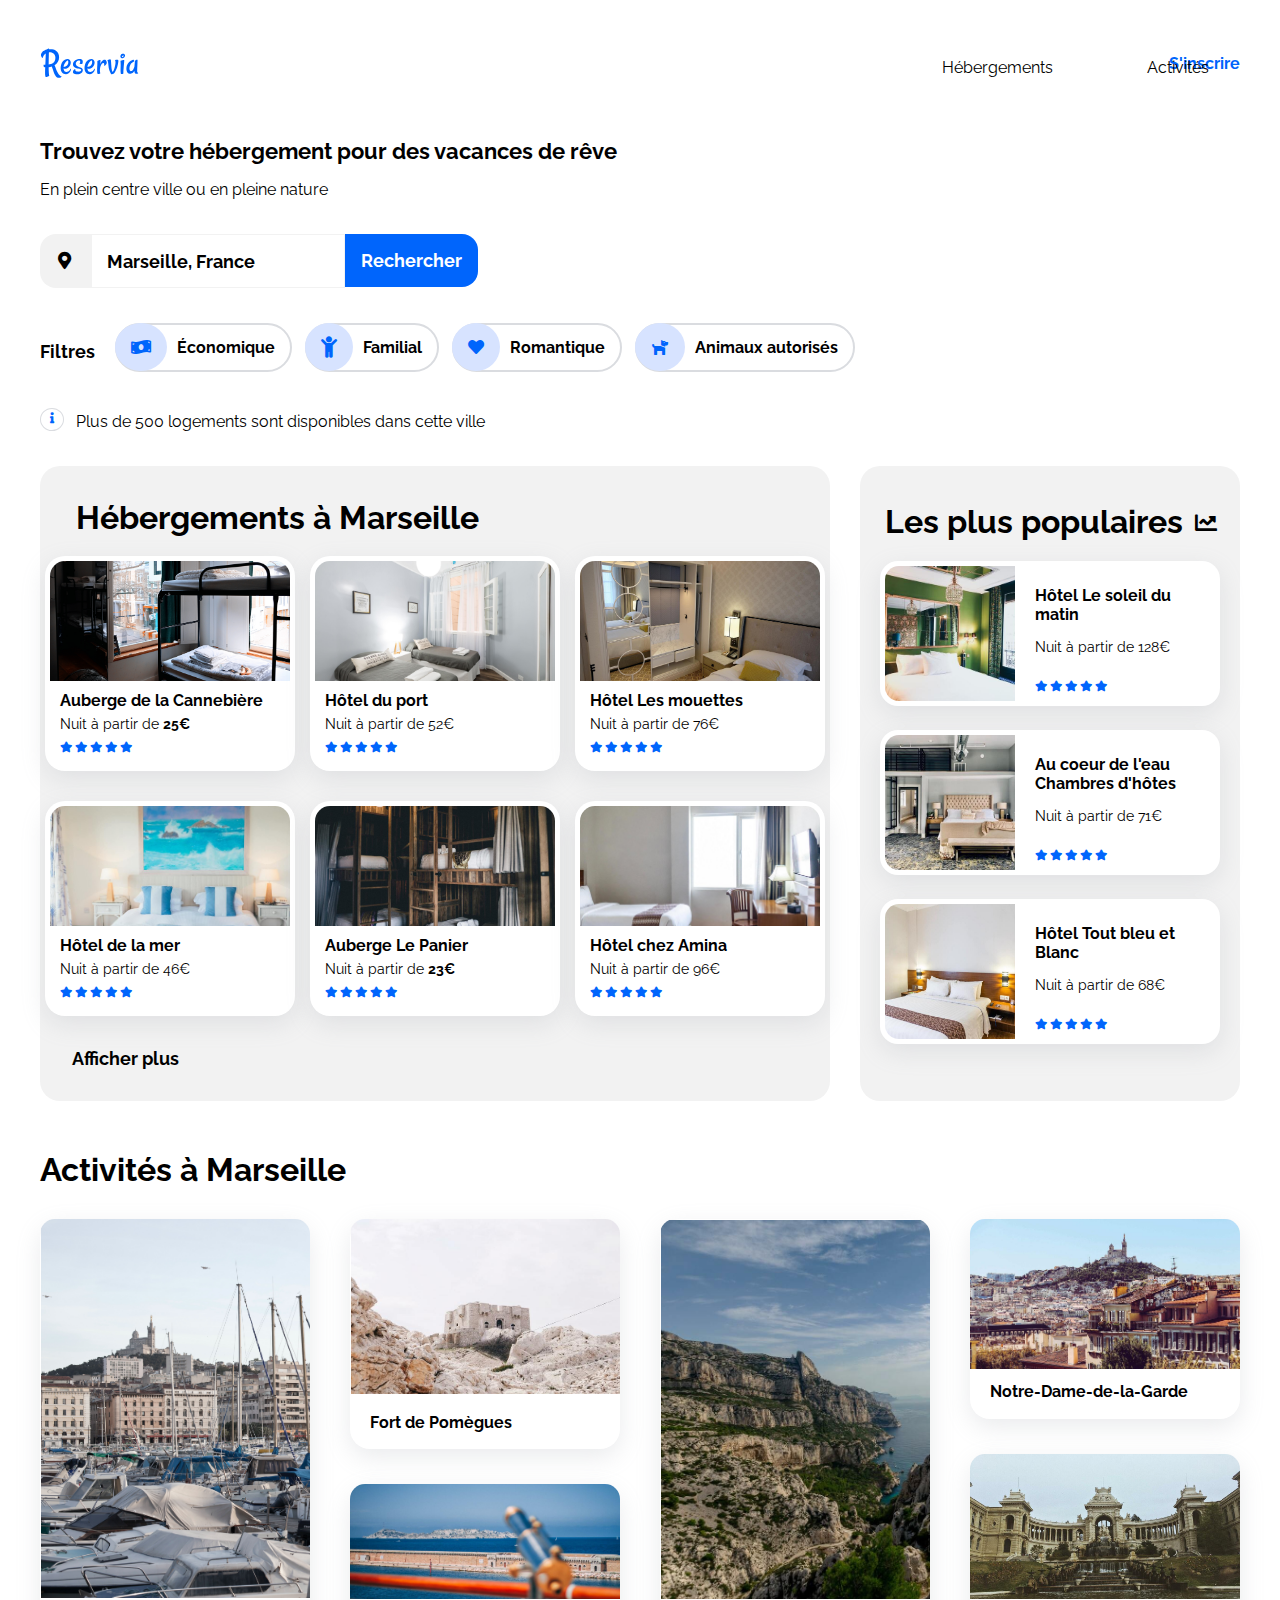
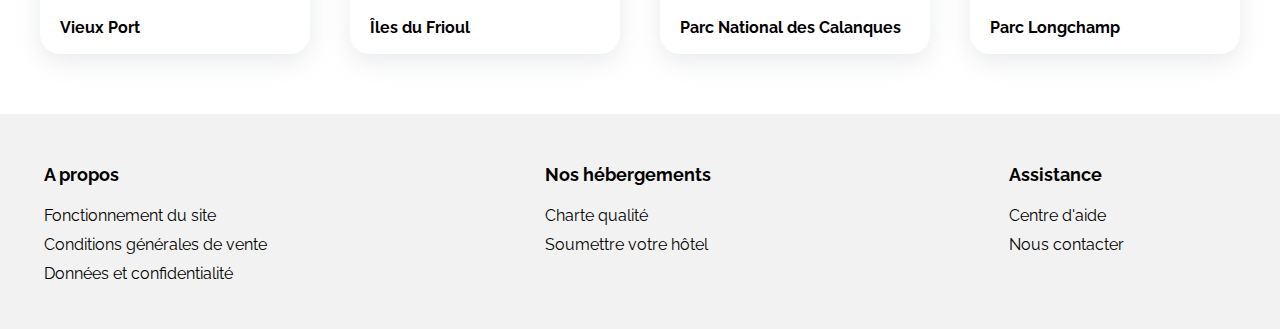
<file: index.html>
<!DOCTYPE html>
<html lang="fr">
    <head>
        <meta charset="UTF-8">
        <meta http-equiv="X-UA-Compatible" content="IE=edge">
        <meta name="viewport" content="width=device-width, initial-scale=1.0">
        <link type="text/css" rel="stylesheet" href="stylesheet.css">
        <link rel="preconnect" href="https://fonts.gstatic.com">
        <link href="https://fonts.googleapis.com/css2?family=Raleway:wght@100;300;400;500;600;700&display=swap" rel="stylesheet">
        <link rel="stylesheet" href="Ressources/font-awesome-4.7.0/css/font-awesome.min.css">
        <link href="Ressources/fontawesome-free-5.15.3-web/css/all.css" rel="stylesheet">
        <title>Reservia</title>
    </head>

    <body>
        <header class="header">
            <div class="header__logo">
                <img src="Ressources/images/logo/Reservia.svg" alt="logo Reservia">
                <a href="#">S'inscrire</a>
            </div>

            <nav class="header__nav">
                <ul>
                    <li><a href="#hebergements">Hébergements</a></li>
                    <li><a href="#activites">Activités</a></li>
                </ul>
            </nav>
        </header>

        <main>
            <section class="search">
                <h1 class="search__title">Trouvez votre hébergement pour des vacances de rêve</h1>
                <p class="search__subtitle">En plein centre ville ou en pleine nature</p>

                <div class="search__form">
                    <i class="fas fa-map-marker-alt"></i>
                    <input class="search__input" type="text" value="Marseille, France">
                    <div class="button">
                        <div class= "button__text">Rechercher</div>
                        <i class="fas fa-search"></i>
                    </div>
                </div>

                <div class="search__filters">
                    <p>Filtres</p>
                    <div class="search__filtercards">
                        <div class="search__filtercards__item">
                            <i class="fas fa-money-bill-wave"></i> Économique</div>
                        <div class="search__filtercards__item">
                            <i class="fas fa-child fa-lg"></i> Familial</div>
                        <div class="search__filtercards__item">
                            <i class="fas fa-heart"></i> Romantique</div>
                        <div class="search__filtercards__item">
                            <i class="fas fa-dog"></i> Animaux autorisés</div>
                    </div>
                </div>

                <div class="search__information">
                    <i class="fas fa-info fa-xs"></i>
                    <p>Plus de 500 logements sont disponibles dans cette ville</p>
                </div>
            </section>

            <div class="hebergementslist">
                <aside class="ranking">
                    <div class=ranking__title>
                        <div class="ranking__title__text"><h1>Les plus populaires</h1></div>
                        <i class="fas fa-chart-line"></i>
                    </div>

                    <div class="ranking__cards">
                        <article class="ranking__card">
                            <div class="rankingcard__img"><img src="Ressources/images/hebergements/4_small/emile-guillemot-Bj_rcSC5XfE-unsplash.jpg" alt="Hotel le soleil du matin"> </div>
                            <div class="rankingcard__content">
                                <h2>Hôtel Le soleil du matin</h2>
                                <p>Nuit à partir de 128€</p>
                                <div class="ranking__score">
                                    <span class="stars-active">
                                        <i class="fas fa-star"></i>
                                        <i class="fas fa-star"></i>
                                        <i class="fas fa-star"></i>
                                        <i class="fas fa-star"></i>
                                        <i class="fas fa-star"></i>
                                    </span>
                                </div>
                            </div>
                        </article>
                        <article class="ranking__card">
                            <div class="rankingcard__img"><img src="Ressources/images/hebergements/4_small/aw-creative-VGs8z60yT2c-unsplash.jpg" alt="Chambres d'hotes Au coeur de l'eau"> </div>
                            <div class="rankingcard__content">
                                <h2>Au coeur de l'eau Chambres d'hôtes</h2>
                                <p>Nuit à partir de 71€</p>
                                <div class="ranking__score">
                                    <span class="stars-active">
                                        <i class="fas fa-star"></i>
                                        <i class="fas fa-star"></i>
                                        <i class="fas fa-star"></i>
                                        <i class="fas fa-star"></i>
                                    </span>
                                    <span class="stars-inactive">
                                        <i class="fas fa-star"></i>
                                    </span>
                                </div>
                            </div>
                        </article>

                        <article class="ranking__card">
                            <div class="rankingcard__img"><img src="Ressources/images/hebergements/4_small/febrian-zakaria-sjvU0THccQA-unsplash.jpg" alt="Hotel tout bleu et blanc"> </div>
                            <div class="rankingcard__content">
                                <h2>Hôtel Tout bleu et Blanc</h2>
                                <p>Nuit à partir de 68€</p>
                                <div class="ranking__score">
                                    <span class="stars-active">
                                        <i class="fas fa-star"></i>
                                        <i class="fas fa-star"></i>
                                        <i class="fas fa-star"></i>
                                        <i class="fas fa-star"></i>
                                    </span>
                                    <span class="stars-inactive">
                                        <i class="fas fa-star"></i>
                                    </span>
                                </div>
                            </div>
                        </article>
                    </div>
                </aside>

                <section class="hebergements" id="hebergements">
                    <div class="hebergements__title"><h1>Hébergements à Marseille</h1></div>
                    <article class="hebergements__cards">
                        <a href="#">
                            <div class="hebergements__card">
                                <div class="hebergementscard__img"><img src="Ressources/images/hebergements/1_xlarge/marcus-loke-WQJvWU_HZFo-unsplash.jpg" alt="Auberge de la Cannebiere"></div>
                                <div class="hebergementscard__content">
                                    <h2>Auberge de la Cannebière</h2>
                                    <p>Nuit à partir de <strong>25€</strong></p>
                                    <div class="hebergements__score">
                                        <span class="stars-active">
                                            <i class="fas fa-star"></i>
                                            <i class="fas fa-star"></i>
                                            <i class="fas fa-star"></i>
                                            <i class="fas fa-star"></i>
                                        </span>
                                        <span class="stars-inactive">
                                            <i class="fas fa-star"></i>
                                        </span>
                                    </div>
                                </div>
                            </div>
                        </a>
                        <a href="#">
                            <div class="hebergements__card">
                                <div class="hebergementscard__img"><img src="Ressources/images/hebergements/2_large/fred-kleber-gTbaxaVLvsg-unsplash.jpg" alt="Hotel du port"></div>
                                <div class="hebergementscard__content">
                                    <h2>Hôtel du port</h2>
                                    <p>Nuit à partir de 52€</p>
                                    <div class="hebergements__score">
                                        <span class="stars-active">
                                            <i class="fas fa-star"></i>
                                            <i class="fas fa-star"></i>
                                            <i class="fas fa-star"></i>
                                            <i class="fas fa-star"></i>
                                            <i class="fas fa-star"></i>
                                        </span>
                                    </div>
                                </div>
                            </div>
                        </a>
                        <a href="#">
                            <div class="hebergements__card">
                                <div class="hebergementscard__img"><img src="Ressources/images/hebergements/3_medium/reisetopia-B8WIgxA_PFU-unsplash.jpg" alt="Hotel les mouettes"></div>
                                <div class="hebergementscard__content">
                                    <h2>Hôtel Les mouettes</h2>
                                    <p>Nuit à partir de 76€</p>
                                    <div class="hebergements__score">
                                        <span class="stars-active">
                                            <i class="fas fa-star"></i>
                                            <i class="fas fa-star"></i>
                                            <i class="fas fa-star"></i>
                                            <i class="fas fa-star"></i>
                                        </span>
                                        <span class="stars-inactive">
                                            <i class="fas fa-star"></i>
                                        </span>
                                    </div>
                                </div>
                            </div>
                        </a>
                        <a href="#">
                            <div class="hebergements__card">
                                <div class="hebergementscard__img"><img src="Ressources/images/hebergements/3_medium/annie-spratt-Eg1qcIitAuA-unsplash.jpg" alt="Hotel de la mer"></div>
                                <div class="hebergementscard__content">
                                    <h2>Hôtel de la mer</h2>
                                    <p>Nuit à partir de 46€</p>
                                    <div class="hebergements__score">
                                        <span class="stars-active">
                                            <i class="fas fa-star"></i>
                                            <i class="fas fa-star"></i>
                                            <i class="fas fa-star"></i>
                                        </span>
                                        <span class="stars-inactive">
                                            <i class="fas fa-star"></i>
                                            <i class="fas fa-star"></i>
                                        </span>
                                    </div>
                                </div>
                            </div>
                        </a>
                        <a href="#">
                            <div class="hebergements__card">
                                <div class="hebergementscard__img"><img src="Ressources/images/hebergements/3_medium/nicate-lee-kT-ZyaiwBe0-unsplash.jpg" alt="Auberge Le Panier"></div>
                                <div class="hebergementscard__content">
                                    <h2>Auberge Le Panier</h2>
                                    <p>Nuit à partir de <strong>23€</strong></p>
                                    <div class="hebergements__score">
                                        <span class="stars-active">
                                            <i class="fas fa-star"></i>
                                            <i class="fas fa-star"></i>
                                            <i class="fas fa-star"></i>
                                            <i class="fas fa-star"></i>
                                        </span>
                                        <span class="stars-inactive">
                                            <i class="fas fa-star"></i>
                                        </span>
                                    </div>
                                </div>
                            </div>
                        </a>
                        <a href="#">
                            <div class="hebergements__card">
                                <div class="hebergementscard__img"><img src="Ressources/images/hebergements/3_medium/febrian-zakaria-M6S1WvfW68A-unsplash.jpg" alt="Hotel chez Amina"></div>
                                <div class="hebergementscard__content">
                                    <h2>Hôtel chez Amina</h2>
                                    <p>Nuit à partir de 96€</p>
                                    <div class="hebergements__score">
                                        <span class="stars-active">
                                            <i class="fas fa-star"></i>
                                            <i class="fas fa-star"></i>
                                            <i class="fas fa-star"></i>
                                            <i class="fas fa-star"></i>
                                            <i class="fas fa-star"></i>
                                        </span>
                                    </div>
                                </div>
                            </div>
                        </a>
                    </article>
                    <div class="hebergements__more"><p>Afficher plus</p></div>
                </section>
            </div>

            <section class="activites" id="activites">
                <div class="activites__title"><h1>Activités à Marseille</h1></div>
                <article class="activites__cards">
                    <a href="#">
                        <div class="activites__card c1">
                            <div class="activitescard__img"><img src="Ressources/images/activites/1_xlarge/reno-laithienne-QUgJhdY5Fyk-unsplash.jpg" alt="Vieux Port"></div>
                            <div class="activitescard__content">
                                <h2>Vieux Port</h2>
                            </div>
                        </div>
                    </a>
                    <div class="activites__cards__col2">
                        <a href="#">
                            <div class="activites__card c2">
                                <div class="activitescard__img"><img src="Ressources/images/activites/3_medium/paul-hermann-QFTrLdQIRhI-unsplash.jpg" alt="Fort de Pomegues"></div>
                                <div class="activitescard__content">
                                    <h2>Fort de Pomègues</h2>
                                </div>
                            </div>
                        </a>
                        <a href="#">
                            <div class="activites__card c3">
                                <div class="activitescard__img"><img src="Ressources/images/activites/3_medium/kevin-hikari-rV_Qd1l-VXg-unsplash.jpg" alt="Iles du Frioul"></div>
                                <div class="activitescard__content">
                                    <h2>Îles du Frioul</h2>
                                </div>
                            </div>
                        </a>
                    </div>
                    <a href="#">
                        <div class="activites__card c4">
                            <div class="activitescard__img"><img src="Ressources/images/activites/3_medium/kilyan-sockalingum-NR8-cBCN3aI-unsplash.jpg" alt="Parc National des Calanques"></div>
                            <div class="activitescard__content">
                                <h2>Parc National des Calanques</h2>
                            </div>
                        </div>
                    </a>
                    <div class="activites__cards__col4">
                        <a href="#">
                            <div class="activites__card c5">
                                <div class="activitescard__img"><img src="Ressources/images/activites/3_medium/florian-wehde-xW9e8gdotxI-unsplash.jpg" alt="Parc Longchamp"></div>
                                <div class="activitescard__content">
                                    <h2>Notre-Dame-de-la-Garde</h2>
                                </div>
                            </div>
                        </a>
                        <a href="#">
                            <div class="activites__card c6">
                                <div class="activitescard__img"><img src="Ressources/images/activites/3_medium/lena-paulin-wH2-EJoDcV0-unsplash.jpg" alt="Parc Longchamp"></div>
                                <div class="activitescard__content">
                                    <h2>Parc Longchamp</h2>
                                </div>
                            </div>
                        </a>
                    </div>
                </article>
            </section>
        </main>

        <footer class="footer">
            <nav class="footer__nav">
                <div class="footer__nav__list">
                    <h3>A propos</h3>
                    <ul>
                        <li><a href="#">Fonctionnement du site</a></li>
                        <li><a href="#">Conditions générales de vente</a></li>
                        <li><a href="#">Données et confidentialité</a></li>
                    </ul>
                </div>
                <div class="footer__nav__list">
                    <h3>Nos hébergements</h3>
                    <ul>
                        <li><a href="#">Charte qualité</a></li>
                        <li><a href="#">Soumettre votre hôtel</a></li>
                    </ul>
                </div>
                <div class="footer__nav__list">
                    <h3>Assistance</h3>
                    <ul>
                        <li><a href="#">Centre d'aide</a></li>
                        <li><a href="#">Nous contacter</a></li>
                    </ul>
                </div>
            </nav>
        </footer>
    </body>
</html>
</file>
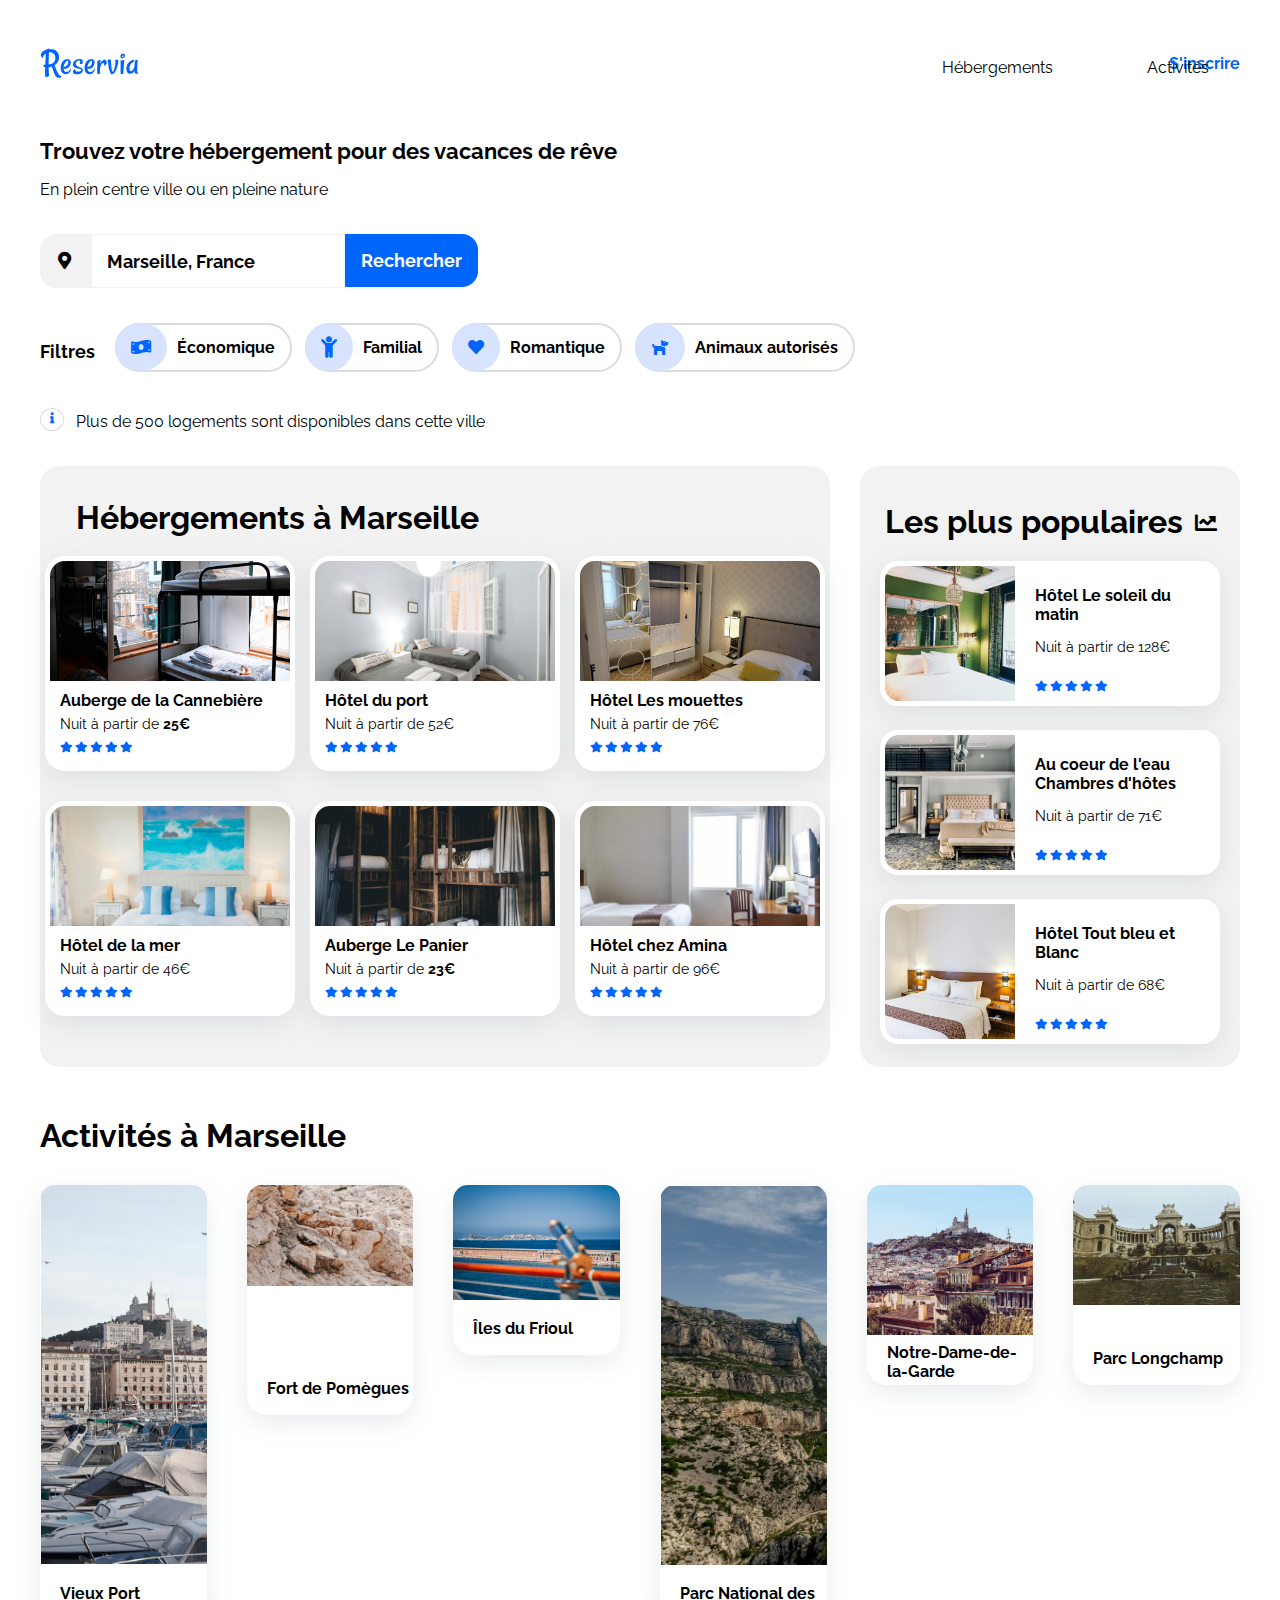
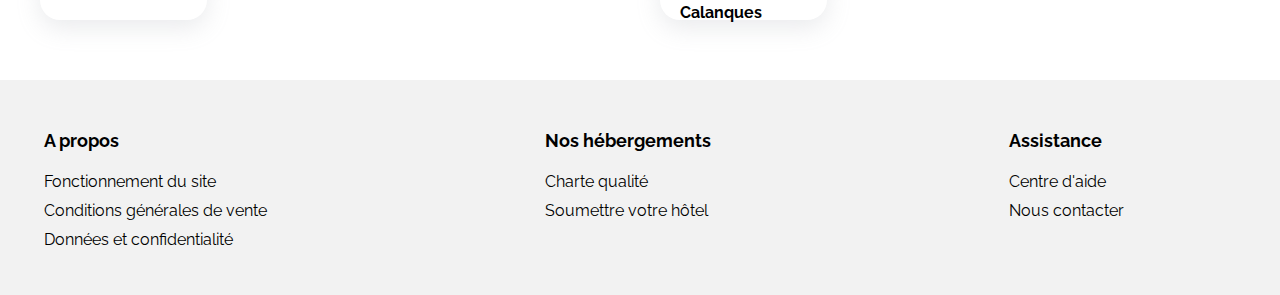
<file: reservia.html>
<!DOCTYPE html>
<html lang="fr">
    <head>
        <meta charset="UTF-8">
        <meta http-equiv="X-UA-Compatible" content="IE=edge">
        <meta name="viewport" content="width=device-width, initial-scale=1.0">
        <link type="text/css" rel="stylesheet" href="stylesheet.css">
        <link rel="preconnect" href="https://fonts.gstatic.com">
        <link href="https://fonts.googleapis.com/css2?family=Raleway:wght@100;300;400;500;600;700&display=swap" rel="stylesheet">
        <link rel="stylesheet" href="Ressources/font-awesome-4.7.0/css/font-awesome.min.css">
        <link href="Ressources/fontawesome-free-5.15.3-web/css/all.css" rel="stylesheet">
        <title>Reservia</title>
    </head>

    <body>
        <header class="header">
            <div class="header__logo">
                <img src="Ressources/images/logo/Reservia.svg" alt="logo Reservia">
                <a href="#">S'inscrire</a>
            </div>

            <nav class="header__nav">
                <ul>
                    <li><a href="#hebergements">Hébergements</a></li>
                    <li><a href="#activites">Activités</a></li>
                </ul>
            </nav>
        </header>

        <main>
            <section class="search">
                <h1 class="search__title">Trouvez votre hébergement pour des vacances de rêve</h1>
                <p class="search__subtitle">En plein centre ville ou en pleine nature</p>

                <div class="search__form">
                    <i class="fas fa-map-marker-alt"></i>
                    <input class="search__input" type="text" value="Marseille, France">
                    <div class="button">
                        <div class= "button__text">Rechercher</div>
                        <i class="fas fa-search"></i>
                    </div>
                </div>

                <div class="search__filters">
                    <p>Filtres</p>
                    <div class="search__filtercards">
                        <div class="search__filtercards__item">
                            <i class="fas fa-money-bill-wave"></i> Économique</div>
                        <div class="search__filtercards__item">
                            <i class="fas fa-child fa-lg"></i> Familial</div>
                        <div class="search__filtercards__item">
                            <i class="fas fa-heart"></i> Romantique</div>
                        <div class="search__filtercards__item">
                            <i class="fas fa-dog"></i> Animaux autorisés</div>
                    </div>
                </div>

                <div class="search__information">
                    <i class="fas fa-info fa-xs"></i>
                    <p>Plus de 500 logements sont disponibles dans cette ville</p>
                </div>
            </section>

            <div class="hebergementslist">
                <aside class="ranking">
                    <div class=ranking__title>
                        <div class="ranking__title__text"><h1>Les plus populaires</h1></div>
                        <i class="fas fa-chart-line"></i>
                    </div>

                    <div class="ranking__cards">
                        <article class="ranking__card">
                            <div class="rankingcard__img"><img src="Ressources/images/hebergements/4_small/emile-guillemot-Bj_rcSC5XfE-unsplash.jpg" alt="Hotel le soleil du matin"> </div>
                            <div class="rankingcard__content">
                                <h2>Hôtel Le soleil du matin</h2>
                                <p>Nuit à partir de 128€</p>
                                <div class="ranking__score">
                                    <span class="stars-active">
                                        <i class="fas fa-star"></i>
                                        <i class="fas fa-star"></i>
                                        <i class="fas fa-star"></i>
                                        <i class="fas fa-star"></i>
                                        <i class="fas fa-star"></i>
                                    </span>
                                </div>
                            </div>
                        </article>
                        <article class="ranking__card">
                            <div class="rankingcard__img"><img src="Ressources/images/hebergements/4_small/aw-creative-VGs8z60yT2c-unsplash.jpg" alt="Chambres d'hotes Au coeur de l'eau"> </div>
                            <div class="rankingcard__content">
                                <h2>Au coeur de l'eau Chambres d'hôtes</h2>
                                <p>Nuit à partir de 71€</p>
                                <div class="ranking__score">
                                    <span class="stars-active">
                                        <i class="fas fa-star"></i>
                                        <i class="fas fa-star"></i>
                                        <i class="fas fa-star"></i>
                                        <i class="fas fa-star"></i>
                                    </span>
                                    <span class="stars-inactive">
                                        <i class="fas fa-star"></i>
                                    </span>
                                </div>
                            </div>
                        </article>

                        <article class="ranking__card">
                            <div class="rankingcard__img"><img src="Ressources/images/hebergements/4_small/febrian-zakaria-sjvU0THccQA-unsplash.jpg" alt="Hotel tout bleu et blanc"> </div>
                            <div class="rankingcard__content">
                                <h2>Hôtel Tout bleu et Blanc</h2>
                                <p>Nuit à partir de 68€</p>
                                <div class="ranking__score">
                                    <span class="stars-active">
                                        <i class="fas fa-star"></i>
                                        <i class="fas fa-star"></i>
                                        <i class="fas fa-star"></i>
                                        <i class="fas fa-star"></i>
                                    </span>
                                    <span class="stars-inactive">
                                        <i class="fas fa-star"></i>
                                    </span>
                                </div>
                            </div>
                        </article>
                    </div>
                </aside>

                <section class="hebergements" id="hebergements">
                    <div class="hebergements__title"><h1>Hébergements à Marseille</h1></div>
                    <article class="hebergements__cards">
                        <a href="#">
                            <div class="hebergements__card">
                                <div class="hebergementscard__img"><img src="Ressources/images/hebergements/1_xlarge/marcus-loke-WQJvWU_HZFo-unsplash.jpg" alt="Auberge de la Cannebiere"></div>
                                <div class="hebergementscard__content">
                                    <h2>Auberge de la Cannebière</h2>
                                    <p>Nuit à partir de <strong>25€</strong></p>
                                    <div class="hebergements__score">
                                        <span class="stars-active">
                                            <i class="fas fa-star"></i>
                                            <i class="fas fa-star"></i>
                                            <i class="fas fa-star"></i>
                                            <i class="fas fa-star"></i>
                                        </span>
                                        <span class="stars-inactive">
                                            <i class="fas fa-star"></i>
                                        </span>
                                    </div>
                                </div>
                            </div>
                        </a>
                        <a href="#">
                            <div class="hebergements__card">
                                <div class="hebergementscard__img"><img src="Ressources/images/hebergements/2_large/fred-kleber-gTbaxaVLvsg-unsplash.jpg" alt="Hotel du port"></div>
                                <div class="hebergementscard__content">
                                    <h2>Hôtel du port</h2>
                                    <p>Nuit à partir de 52€</p>
                                    <div class="hebergements__score">
                                        <span class="stars-active">
                                            <i class="fas fa-star"></i>
                                            <i class="fas fa-star"></i>
                                            <i class="fas fa-star"></i>
                                            <i class="fas fa-star"></i>
                                            <i class="fas fa-star"></i>
                                        </span>
                                    </div>
                                </div>
                            </div>
                        </a>
                        <a href="#">
                            <div class="hebergements__card">
                                <div class="hebergementscard__img"><img src="Ressources/images/hebergements/3_medium/reisetopia-B8WIgxA_PFU-unsplash.jpg" alt="Hotel les mouettes"></div>
                                <div class="hebergementscard__content">
                                    <h2>Hôtel Les mouettes</h2>
                                    <p>Nuit à partir de 76€</p>
                                    <div class="hebergements__score">
                                        <span class="stars-active">
                                            <i class="fas fa-star"></i>
                                            <i class="fas fa-star"></i>
                                            <i class="fas fa-star"></i>
                                            <i class="fas fa-star"></i>
                                        </span>
                                        <span class="stars-inactive">
                                            <i class="fas fa-star"></i>
                                        </span>
                                    </div>
                                </div>
                            </div>
                        </a>
                        <a href="#">
                            <div class="hebergements__card">
                                <div class="hebergementscard__img"><img src="Ressources/images/hebergements/3_medium/annie-spratt-Eg1qcIitAuA-unsplash.jpg" alt="Hotel de la mer"></div>
                                <div class="hebergementscard__content">
                                    <h2>Hôtel de la mer</h2>
                                    <p>Nuit à partir de 46€</p>
                                    <div class="hebergements__score">
                                        <span class="stars-active">
                                            <i class="fas fa-star"></i>
                                            <i class="fas fa-star"></i>
                                            <i class="fas fa-star"></i>
                                        </span>
                                        <span class="stars-inactive">
                                            <i class="fas fa-star"></i>
                                            <i class="fas fa-star"></i>
                                        </span>
                                    </div>
                                </div>
                            </div>
                        </a>
                        <a href="#">
                            <div class="hebergements__card">
                                <div class="hebergementscard__img"><img src="Ressources/images/hebergements/3_medium/nicate-lee-kT-ZyaiwBe0-unsplash.jpg" alt="Auberge Le Panier"></div>
                                <div class="hebergementscard__content">
                                    <h2>Auberge Le Panier</h2>
                                    <p>Nuit à partir de <strong>23€</strong></p>
                                    <div class="hebergements__score">
                                        <span class="stars-active">
                                            <i class="fas fa-star"></i>
                                            <i class="fas fa-star"></i>
                                            <i class="fas fa-star"></i>
                                            <i class="fas fa-star"></i>
                                        </span>
                                        <span class="stars-inactive">
                                            <i class="fas fa-star"></i>
                                        </span>
                                    </div>
                                </div>
                            </div>
                        </a>
                        <a href="#">
                            <div class="hebergements__card">
                                <div class="hebergementscard__img"><img src="Ressources/images/hebergements/3_medium/febrian-zakaria-M6S1WvfW68A-unsplash.jpg" alt="Hotel chez Amina"></div>
                                <div class="hebergementscard__content">
                                    <h2>Hôtel chez Amina</h2>
                                    <p>Nuit à partir de 96€</p>
                                    <div class="hebergements__score">
                                        <span class="stars-active">
                                            <i class="fas fa-star"></i>
                                            <i class="fas fa-star"></i>
                                            <i class="fas fa-star"></i>
                                            <i class="fas fa-star"></i>
                                            <i class="fas fa-star"></i>
                                        </span>
                                    </div>
                                </div>
                            </div>
                        </a>
                    </article>
                    <p>Afficher plus</p>
                </section>
            </div>

            <section class="activites" id="activites">
                <div class="activites__title"><h1>Activités à Marseille</h1></div>
                <article class="activites__cards">
                    <a href="#">
                        <div class="activites__card c1">
                            <div class="activitescard__img"><img src="Ressources/images/activites/1_xlarge/reno-laithienne-QUgJhdY5Fyk-unsplash.jpg" alt="Vieux Port"></div>
                            <div class="activitescard__content">
                                <h2>Vieux Port</h2>
                            </div>
                        </div>
                    </a>
                    <a href="#">
                        <div class="activites__card c2">
                            <div class="activitescard__img"><img src="Ressources/images/activites/3_medium/paul-hermann-QFTrLdQIRhI-unsplash.jpg" alt="Fort de Pomegues" style="object-position: 0px -150px;"></div>
                            <div class="activitescard__content">
                                <h2>Fort de Pomègues</h2>
                            </div>
                        </div>
                    </a>
                    <a href="#">
                        <div class="activites__card c3">
                            <div class="activitescard__img"><img src="Ressources/images/activites/3_medium/kevin-hikari-rV_Qd1l-VXg-unsplash.jpg" alt="Iles du Frioul"></div>
                            <div class="activitescard__content">
                                <h2>Îles du Frioul</h2>
                            </div>
                        </div>
                    </a>
                    <a href="#">
                        <div class="activites__card c4">
                            <div class="activitescard__img"><img src="Ressources/images/activites/3_medium/kilyan-sockalingum-NR8-cBCN3aI-unsplash.jpg" alt="Parc National des Calanques"></div>
                            <div class="activitescard__content">
                                <h2>Parc National des Calanques</h2>
                            </div>
                        </div>
                    </a>
                    <a href="#">
                        <div class="activites__card c5">
                            <div class="activitescard__img"><img src="Ressources/images/activites/3_medium/florian-wehde-xW9e8gdotxI-unsplash.jpg" alt="Parc Longchamp"></div>
                            <div class="activitescard__content">
                                <h2>Notre-Dame-de-la-Garde</h2>
                            </div>
                        </div>
                    </a>
                    <a href="#">
                        <div class="activites__card c6">
                            <div class="activitescard__img"><img src="Ressources/images/activites/3_medium/lena-paulin-wH2-EJoDcV0-unsplash.jpg" alt="Parc Longchamp" style="object-position: 0px -25px;"></div>
                            <div class="activitescard__content">
                                <h2>Parc Longchamp</h2>
                            </div>
                        </div>
                    </a>
                </article>
            </section>
        </main>

        <footer class="footer">
            <nav class="footer__nav">
                <div class="footer__nav__list">
                    <h3>A propos</h3>
                    <ul>
                        <li><a href="#">Fonctionnement du site</a></li>
                        <li><a href="#">Conditions générales de vente</a></li>
                        <li><a href="#">Données et confidentialité</a></li>
                    </ul>
                </div>
                <div class="footer__nav__list">
                    <h3>Nos hébergements</h3>
                    <ul>
                        <li><a href="#">Charte qualité</a></li>
                        <li><a href="#">Soumettre votre hôtel</a></li>
                    </ul>
                </div>
                <div class="footer__nav__list">
                    <h3>Assistance</h3>
                    <ul>
                        <li><a href="#">Centre d'aide</a></li>
                        <li><a href="#">Nous contacter</a></li>
                    </ul>
                </div>
            </nav>
        </footer>
    </body>
</html>
</file>
<file: stylesheet.css>
/* Mobile */
/**************************/

i.fas {
    color: #0065FC;
}

/** Mise en forme du header **/

html {
    -webkit-font-smoothing: antialiased;
}

*, *:before, *:after {
  box-sizing: inherit;
}

body {
    font-family: 'Raleway', sans-serif;
    width: 100%;
    margin: 0;
}

/* header logo */

.header__logo {
    display: flex;
    justify-content: space-between;
    align-items: center;
    padding: 25px 30px 20px 30px;
}

.header__logo > img {
   width: 100px;
}

.header__logo a {
    text-decoration: none;
    font-weight: bold;
    font-size: 16px;
    color: #0065FC;
}

/* header nav */

.header__nav > ul {
    list-style-type: none;
    display: flex;
    justify-content: space-around;
    padding: 0;
}

.header__nav > ul > li {
    padding-bottom: 10px;
    flex: 1;
    width: 200px;
    text-align: center;
    border-bottom: solid #f2f2f2 3px;
}

.header__nav > ul > li > a {
    font-size: 16px;
    color: black;
    text-decoration: none;
}
 
.header__nav > ul > li > a:hover {
    color: #0065FC;
}

.header__nav li:hover {
    text-decoration: none ;
    border-bottom: solid #0065FC 3px;
}

/** Mise en forme du main **/

/** Mise en forme des sections **/

/* Mise en forme de la section search */

.search {
    margin: 0 15px 0 22px;
    font-size: 1.1em;
}
.search__title {
    margin: 32px 20px 15px 0px;
    font-size: 22px;
}

.search__subtitle {
    font-size: 16px;
    margin-bottom: 35px;
}

.search__form {
    display: flex;
}

.search__input {
    font-size: 18px;
    font-family: 'Raleway', sans-serif;
    font-weight: bold;
    padding: 15px;
    border: solid #f2f2f2 1px;
}

.search__input:focus {
    outline: none;
    border: solid #f2f2f2 1px;
}

i.fas.fa-map-marker-alt {
    color: black;
    background-color: #f2f2f2;
    padding: 18px 20px 18px 18px;
    border-top-left-radius: 16px;
    border-bottom-left-radius: 16px;
}

.button > i.fas.fa-search {
    color: white;
    background-color:#0065FC;
    padding: 18px;
    border-radius: 16px;
    position: absolute;
    left: 300px;
}

.button__text {
    display: none;
}

.search__filters {
    margin-top: 35px;
}

.search__filters > p {
    font-weight: bold;
    font-size: 18px;
}

.search__filtercards {
    display: flex;
    justify-content: flex-start;
    flex-wrap: wrap;
    font-weight: bold;
    font-size: 16px;
}

.search__filtercards__item {
    display: flex;
    align-items: center;
    border: solid #dadce0 2px;
    border-radius: 50px;
    height: 45px;
    padding-right: 15px;
    margin-right: 13px;
    margin-bottom: 1rem;
}

i.fas.fa-money-bill-wave {
    background-color: RGB(215, 227, 274);
    margin-right: 10px;
    margin-left: -2px;
    border-radius: 50%;
    padding: 16px;
}

i.fas.fa-child {
    background-color: RGB(215, 227, 274);
    margin-right: 10px;
    margin-left: -2px;
    border-radius: 50%;
    padding: 16px;
}

i.fas.fa-heart {
    background-color: RGB(215, 227, 274);
    margin-right: 10px;
    margin-left: -2px;
    border-radius: 50%;
    padding: 16px;
}

i.fas.fa-dog {
    background-color: RGB(215, 227, 274);
    margin-right: 10px;
    margin-left: -2px;
    border-radius: 50%;
    padding: 16px;
}

.search__information {
    display: flex;
    font-size: 16px;
    margin-top: 20px;
}

.fas.fa-info.fa-xs {
    border: solid #dadce0 1.5px;
    border-radius: 50%;
    padding: 9px 9px;
    margin-right: 12px;
    height: 3px;
    line-height: 0px;
    font-size: 11px;
}

.search__information p {
    margin-top: 4px;
    margin-bottom: 35px;
}

/*********************************/
/* Mise en forme du aside */

.ranking {
    background-color: #f2f2f2;
    padding-top: 1.5rem;
}

.ranking__title {
    margin: auto;
    width: 330px;
    margin-bottom: -30px;
}

.fas.fa-chart-line {
    font-size: 22px;
    color: black;
    position: relative;
    left: 310px;
    top: -50px;
}

 /* Ranking cards */

.ranking__cards {
    padding-bottom: 6%;
    display: flex;
    flex-direction: column;
    align-items: center;
}

.ranking__card {
    display: flex;
    margin: 10px 20px;
    background-color: white;
    border-radius: 18px;
    padding: 5px;
    height: 135px;
    max-width: 330px;
    min-width: 260px;
    box-shadow: rgba(149, 157, 165, 0.2) 0px 8px 24px;
}

.rankingcard__img {
    height: 130px;
}

.rankingcard__img > img {
    height: 135px;
    width: 130px;
    object-fit: cover;
    border-bottom-left-radius: 14px ;
    border-top-left-radius: 14px;
}

.rankingcard__content {
    display: flex;
    flex-direction: column;
    justify-content: space-evenly;
}

.rankingcard__content > h2 {
    font-size: 16px;
    padding-left: 20px;
}

.rankingcard__content > p {
    font-size: 14px;
    padding-left: 20px;
    margin-top: -5px;
}

.stars-active {
    color: #0065FC;
    font-size: 11px;
    margin-left: 20px;
    margin-top: 45px;
}

.stars-inactive {
    margin-top: 45px;
    color: #dadce0;
    font-size: 11px;
}

/*********************************/
/* Mise en forme de la section hebergements */

.hebergements {
    background-color: #fafbfc;
    display: flex;
    flex-direction: column;
}

.hebergements > h1 {
    font-size: 22px;
    margin-left: -3rem;
    margin-top: 2rem;
}

.hebergements > p {
    margin-left: -13rem;
}

.hebergements__cards {
    padding: 10px 20px;
    margin-top: -5px;
    align-self: center;
}

.hebergements__title {
    align-self: center;
    margin: 20px 0px 0px -20px;
}

.hebergements__cards > a {
    color: black;
    text-decoration: none;
}

.hebergements__card {
    background-color: white;
    border-radius: 20px;
    padding: 5px 5px 10px 5px;
    margin-bottom: 12px;
    box-shadow: rgb(149 157 165 / 20%) 0px 8px 24px;
    height: 200px;
    width: 325px;
}

.hebergementscard__img {
    height: 130px;
}

.hebergementscard__content {
    margin-top: 10px;
}

.hebergementscard__img > img {
    height: 120px;
    width: 325px;
    object-fit: cover;
    border-top-right-radius: 15px;
    border-top-left-radius: 15px;
}

.hebergementscard__content > h2 {
    font-size: 16px;
    margin-top: -10px;
    margin-left: 10px;
    margin-bottom: -8px;
}

.hebergementscard__content > p {
    font-size: 14px;
    margin-left: 10px;
}

.hebergements__score {
    margin-top: -10px;
    margin-left: -10px;
}

.hebergements__more {
    font-size: 18px;
    font-weight: bold;
    margin-bottom: 0;
    align-self: center;
    margin: 0px 0px 0px -220px;
}


/* Mise en forme de la section hebergements */

.activites {
    background-color: #fafbfc;
    display: flex;
    flex-direction: column;
    align-items: center;
}

.activites__title {
    align-self: center;
    margin: 20px 0px 0px -100px;
}

.activites__cards {
    padding: 30px 20px;
    margin-top: -5px;
}   

.activites__cards > a {
    color: black;
    text-decoration: none;
}

.activites__cards__col2 > a {
    text-decoration: none;
    color: black;
}

.activites__cards__col4 > a {
    text-decoration: none;
    color: black;
}

.activites__card {
    background-color: white;
    box-shadow: rgb(149 157 165 / 20%) 0px 8px 24px;
    border-radius: 20px;
    margin-bottom: 25px;
    height: 200px;
}

.activitescard__img > img {
    height: 140px;
    width: 335px;
    object-fit: cover;
    /*object-position: 1px -10px;*/
    border-top-right-radius: 15px;
    border-top-left-radius: 15px;
}

.activitescard__content > h2 {
    font-size: 16px;
    margin-top: 15px;
    margin-left: 20px;
    margin-bottom: -8px;
}

/*********************************/
/* Mise en forme du footer*/

.footer {
    background-color: #f2f2f2;
}

.footer__nav {
    padding: 20px;
}

.footer__nav__list > h3 {
    font-size: 18px;
    margin: 0;
    padding: 30px 20px 5px 20px;
}

.footer__nav__list  > ul {
    list-style-type: none;
    padding-left: 10px;
}

.footer__nav__list > ul > li {
    padding-left: 10px;
    padding-bottom: 10px;
}

.footer__nav__list > ul > li > a {
    font-size: 16px;
    color: black;
    text-decoration: none;
}
 
.footer__nav a:hover {
    color: #0065FC;
}

.footer__nav li:hover {
    text-decoration: none ;
}

/**************************/

/* Tablet */
/**************************/

@media screen and (min-width: 768px) {

    .search {
        margin-left: 2rem;
    }

    .button__text {
        display: block;
        color: white;
        font-weight: bold;
        background-color:#0065FC;
        padding: 16px;
        border-top-right-radius: 16px;
        border-bottom-right-radius: 16px;
    }

    .button > i.fas.fa-search {
        display: none;
    }

    .ranking__cards {
        flex-direction: row;
        flex-wrap: wrap;
        justify-content: center;
        gap: 20px 20px;
    }

    .ranking__card {
        margin: 0;
    }

    .hebergements {
        display: block;
    }

    .hebergements__title {
        padding: 1px 0;
        margin: 0px 0px 0px -20px;
    }

    .hebergements__title > h1 {
        text-align: center;
    }

    .hebergements__cards {
        display: flex;
        flex-wrap: wrap;
        justify-content: center;
        gap: 20px 20px;
    }

    .hebergements__card {
        margin-bottom: 0;
    }

    .hebergements__more {
        text-align: center;
        padding: 20px 0;
        margin: 0;
    }

    .activites {
        background-color: white;
        display: block;
        margin-right: 1.5rem;
        margin-left: 1.5rem;
    }

    .activites__title {
        text-align: center;
        margin: 0;
        padding: 0 0 10px 0;
    }

    .activites__cards {
        display: flex;
        padding: 0;
        margin: 20px 0 60px 0;
        gap: 0 15px;
    }

    .activites__cards > * {
        flex: 1
    }

    .activites__cards__col2 {
        display: flex;
        flex-direction: column;
        justify-content: space-between;
    }

    .activites__cards__col4 {
        display: flex;
        flex-direction: column;
        justify-content: space-between;
    }

    .activites__card {
        margin-bottom: 0px;
    }
    
    .activitescard__img > img {
        width: 100%;
    }

    .c1 {
        height: 435px;
    }

    .c1 > .activitescard__img > img {
        height: 380px;
        object-position: 1px -1px;
    }

    .c2 {
        height: 230px;
    }

    .c2 > .activitescard__img > img {
        height: 175px;
        object-position: 1px -100px;
    }

    .c3 {
        height: 170px;
    }

    .c3 > .activitescard__img > img {
        height: 115px;
    }

    .c4 {
        height: 435px;
    }

    .c4 > .activitescard__img > img {
        height: 380px;
        object-position: 1px 1px;
    }

    .c4 > .activitescard__content {
        position: relative;
    }

    .c4 > .activitescard__content > h2 {
        position: absolute;
        top: 50%;
        transform: translateY(-30%);
    }

   .c5 {
       height: 200px;
   }

   .c5 > .activitescard__img > img {
       height: 150px;
   }

   .c5 > .activitescard__content {
        position: relative;
    }

    .c5 > .activitescard__content > h2 {
        position: absolute;
        top: 50%;
        transform: translateY(-30%);
    }

   .c6 {
    height: 200px;
    }

    .c6 > .activitescard__img > img {
        height: 145px;
    }

    .footer__nav {
        display: flex;
        justify-content: space-around;
        padding-left: 0;
    }
}

/**************************/

/* Desktop */
/**************************/


@media screen and (min-width: 1024px) {

     main {
        margin: 0 2rem;
    }

    .header__logo {
        padding: 40px 32px 20px 32px;
    }

    .header__nav {
        position: absolute;
        right: 260px;
        top: 3%;
        width: 8em;
        margin-top: -2.5em;
    }

    .header__nav > ul > li {
        padding-top: 55px;
        padding-right: 30px;
        padding-left: 50px;
        border-bottom: none;
        width: 105px;
       
    }

    .header__nav a:hover {
        color: #0065FC;
    }
    
    .header__nav li:hover {
        text-decoration: none ;
        border-top: solid #0065FC 3px;
        border-bottom: none;
        padding-top: 52px;
    }

    .header__nav > ul > li {
        margin-right: 20px;
    }

    .search {
        margin-left: 0px;
    }

    .search__filters {
        display: flex;
    }

    .search__filters > p {
        margin-right: 20px;
    }

    .ranking {
        grid-column: 2;
        grid-row: 1;
        border-radius: 20px;
        padding-top: 1rem;
    }

    .ranking__title {
        margin-bottom: -1.5rem;

    }

    .ranking__cards {
        padding-bottom: 0;
    }

    .ranking__card {
        margin: 1rem -0.5rem 0.5rem -0.5rem;
    }


    .hebergementslist {
        display: grid;
        grid-template-columns: 1fr minmax(380px, 30%);
    }


    .hebergements {
        border-radius: 20px;
        background-color: #f2f2f2;
        align-items: flex-start;
        margin-right: 30px;
    }


    .hebergements__title > h1 {
        margin: 2rem 0 1.5rem 3.5rem;
        text-align: left;
    }

    .hebergements__more {
        padding: 0;
        margin-top: 2rem;
        margin-bottom: 2rem;
        margin-left: 2rem;
        text-align: left;
    }

    .hebergements__cards {
        display: flex;
        flex-wrap: wrap;
        justify-content: space-evenly;
        padding: 0;
    }

    .hebergements__card {
        width: 240px;
        margin: 7px;
    }

    .hebergementscard__img > img {
        width: 240px;
    }

    .activites {
        margin: 0;
    }

    .activites__title {
        margin-top: 50px;
        text-align: left;
    }

    .activites__cards {
        margin-top: 0;
        gap: 0 20px;
    }

    .footer__nav {
        display: flex;
        justify-content: space-between;
        max-width: 1100px;
        padding-left: 1rem;
        margin-right: 50px;
        padding-top: 20px;
    }
}

/**************************/

@media screen and (min-width: 1280px) {

    main {
        margin: 0 2.5rem;
    }

    .header__logo {
        padding-left: 40px;
        padding-right: 40px;

    }
    
    .hebergements__cards {
        justify-content: center;
    }

    .hebergements__card {
        margin: 0;
    }

    .ranking__title {
        margin-bottom: -2.5rem;
    }

    .ranking__cards {
        gap: 0px 20px;
    }
    
    .hebergements__cards {
        gap: 30px 10px;
        justify-content: space-evenly;
    }

    .activites {
        margin-right: 0px;
        margin-left: 0px;
    }

    .activites__cards {
        gap: 0 40px;
    }

    .c4 > .activitescard__content > h2 {
        transform: translateY(-0%);
    }

    .footer__nav {
        padding-left: 1.5rem;
    }
}

@media screen and (min-width: 1440px) {

    main {
        margin: 0px 3rem;
    }

    .header__logo {
        padding-left: 48px;
        padding-right: 48px;
    }

    .search__information {
        margin-bottom: 15px;
    }

    .hebergementslist {
        grid-template-columns: 1fr minmax(380px, 31%);
    }

    .ranking__title__text > h1 {
        margin-bottom: 27px;
    }

    .ranking__cards {
        gap: 5px 20px;
        padding-bottom: 2.5rem;
    }

    .hebergements__cards {
        justify-content: space-evenly;
        gap: 40px 15px;
    }

    .hebergements__title > h1 {
        margin: 2.5rem 0 2rem 3.5rem;
    }

    .c2 > .activitescard__img > img {
        object-position: -1px -180px;
    }

    .footer__nav {
        padding-left: 2rem;
        max-width: 1300px;
    }
}
</file>
